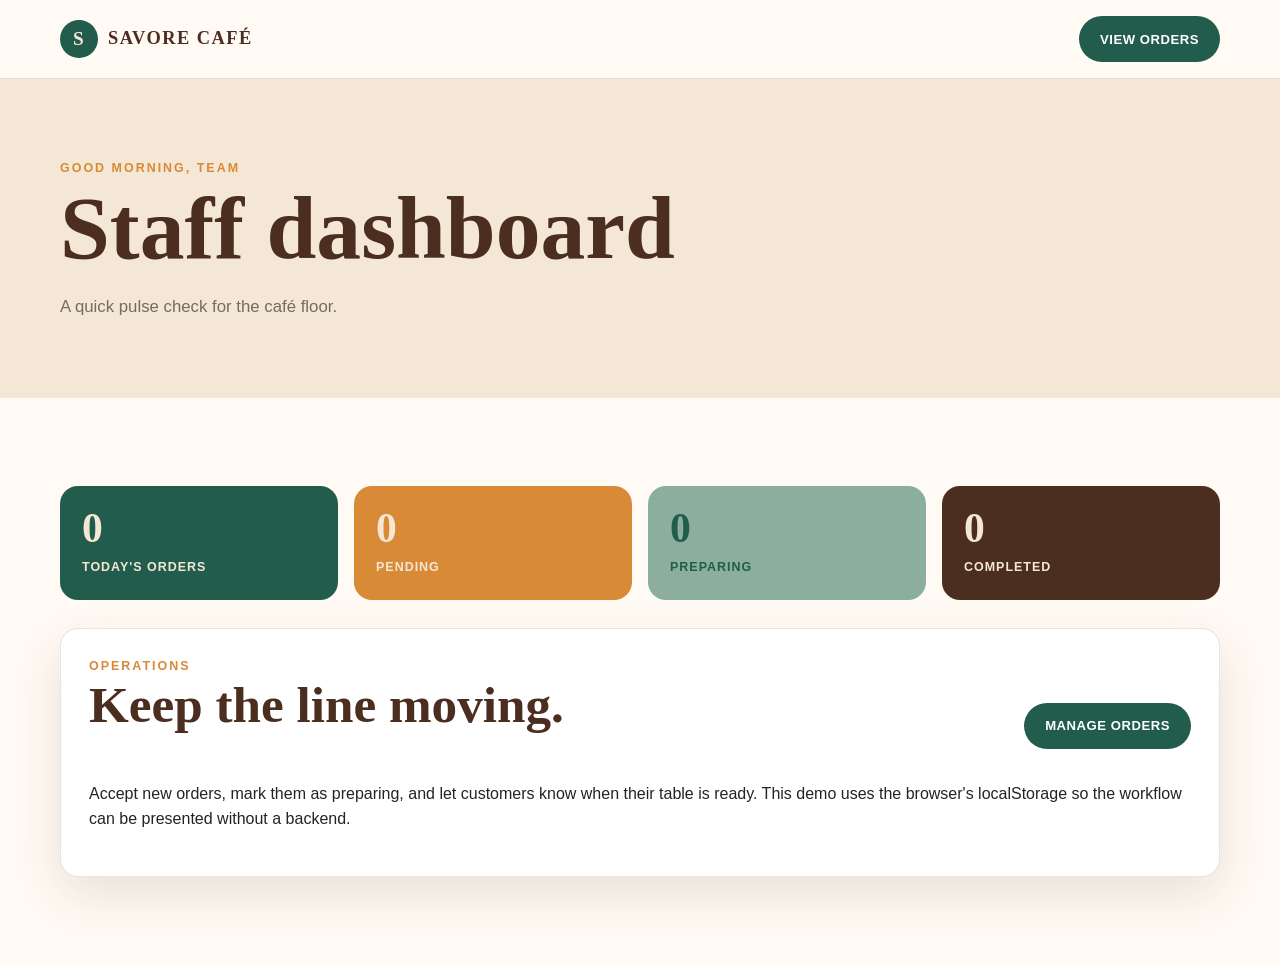
<file: staff/dashboard.html>
<!doctype html><html lang="en"><head><meta charset="UTF-8"><meta name="viewport" content="width=device-width, initial-scale=1.0"><title>Staff Dashboard | Savore Café</title><link rel="stylesheet" href="../assets/css/style.css"></head><body><header class="site-header"><div class="container navbar"><a class="brand" href="../index.html"><span class="brand-mark">S</span>SAVORE CAFÉ</a><a class="btn btn-green" href="orders.html">View orders</a></div></header><main><section class="page-hero"><div class="container"><div class="eyebrow">Good morning, team</div><h1>Staff dashboard</h1><p>A quick pulse check for the café floor.</p></div></section><section class="section"><div class="container"><div class="stat-grid"><div class="stat-card"><strong data-stat="all">0</strong><span>Today's orders</span></div><div class="stat-card"><strong data-stat="pending">0</strong><span>Pending</span></div><div class="stat-card"><strong data-stat="preparing">0</strong><span>Preparing</span></div><div class="stat-card"><strong data-stat="completed">0</strong><span>Completed</span></div></div><div class="dashboard-card"><div class="section-head"><div><div class="eyebrow">Operations</div><h2>Keep the line moving.</h2></div><a class="btn btn-green" href="orders.html">Manage orders</a></div><p>Accept new orders, mark them as preparing, and let customers know when their table is ready. This demo uses the browser's localStorage so the workflow can be presented without a backend.</p></div></div></section></main><script src="../assets/js/app.js"></script><script>document.addEventListener('DOMContentLoaded',()=>{const today=new Date().toDateString();const orders=Savore.getOrders().filter(order=>new Date(order.date).toDateString()===today);document.querySelector('[data-stat="all"]').textContent=orders.length;document.querySelector('[data-stat="pending"]').textContent=orders.filter(o=>o.status==='Pending').length;document.querySelector('[data-stat="preparing"]').textContent=orders.filter(o=>o.status==='Preparing').length;document.querySelector('[data-stat="completed"]').textContent=orders.filter(o=>o.status==='Completed').length;});</script></body></html>
</file>
<file: assets/css/style.css>
:root {
  --espresso: #4b2e20;
  --forest: #215c4c;
  --sage: #8bae9e;
  --cream: #f5e7d6;
  --paper: #fffaf3;
  --caramel: #d88a36;
  --ink: #27231f;
  --muted: #756b62;
  --line: rgba(75, 46, 32, .13);
  --shadow: 0 18px 48px rgba(75, 46, 32, .12);
  --radius: 18px;
}

* { box-sizing: border-box; }
html { scroll-behavior: smooth; }
body { margin: 0; color: var(--ink); background: var(--paper); font-family: "Trebuchet MS", "Segoe UI", sans-serif; line-height: 1.6; }
a { color: inherit; text-decoration: none; }
button, input, select, textarea { font: inherit; }
button { cursor: pointer; }
img { display: block; max-width: 100%; }
.container { width: min(1160px, calc(100% - 40px)); margin: 0 auto; }
.site-header { position: sticky; top: 0; z-index: 20; background: rgba(255,250,243,.94); backdrop-filter: blur(14px); border-bottom: 1px solid var(--line); }
.navbar { min-height: 78px; display: flex; align-items: center; justify-content: space-between; gap: 24px; }
.brand { display: inline-flex; align-items: center; gap: 10px; font-family: Georgia, serif; font-size: 1.15rem; font-weight: 700; letter-spacing: .08em; color: var(--espresso); }
.brand-mark { display: grid; place-items: center; width: 38px; height: 38px; border-radius: 50%; background: var(--forest); color: var(--cream); font-size: 1.2rem; }
.nav-links { display: flex; align-items: center; gap: 26px; color: var(--muted); font-size: .84rem; font-weight: 700; letter-spacing: .07em; text-transform: uppercase; }
.nav-links a:hover, .nav-links a.active { color: var(--forest); }
.cart-link { display: inline-flex; align-items: center; gap: 8px; padding: 10px 14px; border: 1px solid var(--line); border-radius: 999px; color: var(--forest); }
.cart-count { display: grid; place-items: center; min-width: 21px; height: 21px; padding: 0 5px; border-radius: 50%; background: var(--caramel); color: white; font-size: .72rem; }
.nav-auth { display: inline-flex; align-items: center; gap: 20px; }
.nav-user { color: var(--forest); font-size: .78rem; letter-spacing: .02em; text-transform: none; }
.nav-logout { padding: 0; border: 0; background: none; color: var(--muted); font-size: .84rem; font-weight: 700; letter-spacing: .07em; text-transform: uppercase; }
.nav-logout:hover { color: var(--forest); }
.menu-toggle { display: none; border: 0; background: none; color: var(--espresso); font-size: 1.45rem; }
main { overflow: hidden; }
.hero { min-height: 620px; display: grid; align-items: center; color: var(--cream); background: linear-gradient(90deg, rgba(33,92,76,.9), rgba(33,92,76,.45), rgba(75,46,32,.25)), url("https://images.unsplash.com/photo-1495474472287-4d71bcdd2085?auto=format&fit=crop&w=1800&q=85") center/cover; }
.hero-content { max-width: 650px; padding: 90px 0; }
.eyebrow { color: var(--caramel); font-size: .78rem; font-weight: 800; letter-spacing: .16em; text-transform: uppercase; }
h1, h2, h3 { margin: 0 0 16px; color: var(--espresso); font-family: Georgia, serif; line-height: 1.1; }
.hero h1 { max-width: 720px; color: var(--cream); font-size: clamp(3.5rem, 8vw, 7rem); letter-spacing: -.04em; }
.hero p { max-width: 560px; color: rgba(245,231,214,.84); font-size: 1.1rem; }
.hero-actions, .button-row { display: flex; flex-wrap: wrap; gap: 12px; margin-top: 28px; }
.btn { display: inline-flex; align-items: center; justify-content: center; gap: 8px; min-height: 46px; padding: 0 20px; border: 1px solid transparent; border-radius: 999px; font-size: .82rem; font-weight: 800; letter-spacing: .04em; text-transform: uppercase; transition: transform .2s, background .2s; }
.btn:hover { transform: translateY(-2px); }
.btn.is-disabled, .btn[aria-disabled="true"] { opacity: .5; cursor: not-allowed; transform: none; }
.btn-primary { background: var(--caramel); color: white; }
.btn-secondary { border-color: rgba(245,231,214,.65); color: var(--cream); }
.btn-green { background: var(--forest); color: white; }
.btn-light { background: var(--cream); color: var(--forest); }
.btn-danger { background: #9c4137; color: white; }
.section { padding: 88px 0; }
.section-head { display: flex; align-items: end; justify-content: space-between; gap: 20px; margin-bottom: 32px; }
.section-head h2 { font-size: clamp(2rem, 4vw, 3.5rem); }
.section-head p { max-width: 460px; margin: 0; color: var(--muted); }
.promise { background: var(--espresso); color: var(--cream); }
.promise-grid { display: grid; grid-template-columns: repeat(3, 1fr); gap: 1px; background: rgba(245,231,214,.2); }
.promise-item { padding: 30px; background: var(--espresso); }
.promise-item strong { display: block; margin-bottom: 8px; color: var(--caramel); font-family: Georgia, serif; font-size: 2rem; }
.promise-item span { color: rgba(245,231,214,.7); }
.product-grid { display: grid; grid-template-columns: repeat(4, 1fr); gap: 20px; }
.product-card { overflow: hidden; background: white; border: 1px solid var(--line); border-radius: var(--radius); box-shadow: 0 8px 20px rgba(75,46,32,.05); transition: transform .2s, box-shadow .2s; }.product-card:hover { transform: translateY(-5px); box-shadow: var(--shadow); }.product-card.sold-out { opacity: .65; }
.product-image { aspect-ratio: 1.15; width: 100%; object-fit: cover; }
.product-info { padding: 18px; }
.product-info h3 { margin-bottom: 6px; font-size: 1.25rem; }
.product-info p { min-height: 48px; margin: 0 0 14px; color: var(--muted); font-size: .9rem; }
.product-meta { display: flex; align-items: center; justify-content: space-between; gap: 10px; }
.price { color: var(--caramel); font-weight: 800; }
.add-btn { border: 0; border-radius: 50%; width: 38px; height: 38px; background: var(--forest); color: white; font-size: 1.25rem; }.add-product-btn { width: 100%; margin-top: 16px; }.add-product-btn:disabled { cursor: not-allowed; background: var(--muted); }
.page-hero { padding: 80px 0 60px; background: var(--cream); }
.page-hero h1 { font-size: clamp(2.8rem, 7vw, 5.8rem); }
.page-hero p { max-width: 620px; color: var(--muted); font-size: 1.05rem; }
.menu-tools { display: grid; gap: 20px; margin-bottom: 12px; }.search-box { display: flex; align-items: center; gap: 10px; width: min(100%, 620px); padding: 0 16px; border: 1px solid var(--line); border-radius: 12px; background: white; color: var(--forest); box-shadow: 0 8px 20px rgba(75,46,32,.05); }.search-box span { font-size: 1.6rem; }.search-box input { width: 100%; padding: 15px 0; border: 0; outline: 0; background: transparent; color: var(--ink); }.filter-bar { display: flex; flex-wrap: wrap; gap: 10px; margin-bottom: 12px; }
.filter-btn { padding: 10px 16px; border: 1px solid var(--line); border-radius: 999px; background: transparent; color: var(--muted); font-weight: 700; }
.filter-btn.active, .filter-btn:hover { border-color: var(--forest); background: var(--forest); color: white; }
.availability { color: var(--forest); font-size: .76rem; font-weight: 800; text-transform: uppercase; }
.availability.off { color: #a04b3f; }
.menu-result { min-height: 24px; margin: 10px 0 20px; color: var(--muted); font-size: .82rem; font-weight: 800; letter-spacing: .04em; text-transform: uppercase; }
.split { display: grid; grid-template-columns: 1fr 1fr; gap: 60px; align-items: center; }
.about-image { min-height: 480px; border-radius: 28px; background: url("https://images.unsplash.com/photo-1554118811-1e0d58224f24?auto=format&fit=crop&w=1000&q=85") center/cover; }
.list-check { display: grid; gap: 14px; padding: 0; list-style: none; }
.list-check li::before { content: "✓"; display: inline-grid; place-items: center; width: 24px; height: 24px; margin-right: 10px; border-radius: 50%; background: var(--sage); color: var(--forest); font-weight: 800; }
.form-card, .summary-card, .dashboard-card { padding: 28px; background: white; border: 1px solid var(--line); border-radius: var(--radius); box-shadow: var(--shadow); }
.checkout-grid { display: grid; grid-template-columns: 1.3fr .7fr; gap: 28px; align-items: start; }
.form-grid { display: grid; grid-template-columns: 1fr 1fr; gap: 16px; }
.field { display: grid; gap: 7px; margin-bottom: 16px; }
.field.full { grid-column: 1 / -1; }
.field label { color: var(--espresso); font-size: .82rem; font-weight: 800; letter-spacing: .04em; text-transform: uppercase; }
.field input, .field select, .field textarea { width: 100%; padding: 13px 14px; border: 1px solid var(--line); border-radius: 10px; background: var(--paper); color: var(--ink); outline-color: var(--sage); }
.field textarea { min-height: 110px; resize: vertical; }
.radio-row { display: flex; flex-wrap: wrap; gap: 10px; }
.radio-option { flex: 1; min-width: 120px; padding: 12px; border: 1px solid var(--line); border-radius: 10px; }
.radio-option input { accent-color: var(--forest); }
.summary-list { display: grid; gap: 12px; margin: 0 0 22px; padding: 0; list-style: none; }
.summary-item { display: flex; justify-content: space-between; gap: 12px; padding-bottom: 12px; border-bottom: 1px solid var(--line); font-size: .92rem; }
.total-row { display: flex; justify-content: space-between; margin: 12px 0; font-weight: 800; }
.total-row.final { margin-top: 20px; color: var(--forest); font-size: 1.2rem; }
.empty-state { padding: 60px 20px; text-align: center; border: 1px dashed var(--line); border-radius: var(--radius); color: var(--muted); }
.cart-layout { display: grid; grid-template-columns: 1.4fr .6fr; gap: 28px; align-items: start; }
.cart-item { display: grid; grid-template-columns: 82px 1fr auto; gap: 16px; align-items: center; padding: 16px 0; border-bottom: 1px solid var(--line); }
.cart-item img { width: 82px; height: 70px; border-radius: 10px; object-fit: cover; }
.cart-item h3 { margin: 0; font-size: 1.05rem; }
.quantity { display: inline-flex; align-items: center; gap: 10px; margin-top: 6px; }
.quantity button { width: 26px; height: 26px; border: 1px solid var(--line); border-radius: 50%; background: transparent; }
.remove-btn { border: 0; background: none; color: #a04b3f; font-size: .8rem; font-weight: 700; }
.auth-shell { min-height: calc(100vh - 78px); display: grid; place-items: center; padding: 60px 0; background: linear-gradient(135deg, var(--cream), #fffaf3); }
.auth-card { width: min(500px, 100%); }
.demo-note { margin-top: 16px; padding: 14px; border-left: 3px solid var(--caramel); background: rgba(216,138,54,.1); color: var(--muted); font-size: .9rem; }
.alert { display: none; margin-bottom: 18px; padding: 14px 16px; border-radius: 10px; background: rgba(33,92,76,.1); color: var(--forest); }
.alert.show { display: block; }
.alert.error { background: rgba(160,75,63,.12); color: #a04b3f; }
.auth-note { margin: 0 0 18px; padding: 12px 14px; border-left: 3px solid var(--sage); background: rgba(139,174,158,.14); color: var(--forest); font-size: .88rem; }
.auth-switch { margin: 18px 0 0; color: var(--muted); font-size: .92rem; text-align: center; }
.auth-switch a { color: var(--forest); font-weight: 800; }
.tracking { display: grid; grid-template-columns: 1fr .8fr; gap: 28px; }
.status-track { display: grid; grid-template-columns: repeat(4, 1fr); gap: 8px; margin: 35px 0; }
.status-step { position: relative; padding-top: 48px; text-align: center; color: var(--muted); font-size: .82rem; font-weight: 800; }
.status-step::before { content: ""; position: absolute; top: 0; left: 50%; width: 30px; height: 30px; transform: translateX(-50%); border: 3px solid var(--sage); border-radius: 50%; background: white; }
.status-step:not(:last-child)::after { content: ""; position: absolute; top: 13px; left: calc(50% + 15px); width: calc(100% - 30px); height: 3px; background: var(--sage); }
.status-step.done, .status-step.current { color: var(--forest); }
.status-step.done::before, .status-step.current::before { border-color: var(--forest); background: var(--forest); box-shadow: inset 0 0 0 7px white; }
.status-step.done:not(:last-child)::after { background: var(--forest); }
.stat-grid { display: grid; grid-template-columns: repeat(4, 1fr); gap: 16px; margin-bottom: 28px; }
.stat-card { padding: 22px; border-radius: var(--radius); background: var(--forest); color: var(--cream); }
.stat-card:nth-child(2) { background: var(--caramel); }.stat-card:nth-child(3) { background: var(--sage); color: var(--forest); }.stat-card:nth-child(4) { background: var(--espresso); }
.stat-card strong { display: block; font-family: Georgia, serif; font-size: 2.6rem; line-height: 1; }.stat-card span { display: block; margin-top: 8px; font-size: .78rem; font-weight: 800; letter-spacing: .08em; text-transform: uppercase; }
.table-wrap { overflow-x: auto; background: white; border: 1px solid var(--line); border-radius: var(--radius); box-shadow: var(--shadow); }
table { width: 100%; min-width: 700px; border-collapse: collapse; } th, td { padding: 16px 18px; border-bottom: 1px solid var(--line); text-align: left; vertical-align: top; } th { color: var(--muted); background: var(--cream); font-size: .72rem; letter-spacing: .08em; text-transform: uppercase; } td { font-size: .9rem; } tr:last-child td { border-bottom: 0; }
.status-pill { display: inline-block; padding: 5px 9px; border-radius: 999px; background: rgba(33,92,76,.1); color: var(--forest); font-size: .72rem; font-weight: 800; text-transform: uppercase; }.status-pill.pending { background: rgba(216,138,54,.16); color: #9b5b14; }.status-pill.completed { background: rgba(33,92,76,.15); }
.admin-layout { display: grid; grid-template-columns: 220px 1fr; min-height: calc(100vh - 78px); }.side-nav { padding: 28px 18px; background: var(--espresso); color: var(--cream); }.side-nav h2 { color: var(--cream); font-size: 1.3rem; }.side-nav a { display: block; padding: 11px 12px; border-radius: 8px; color: rgba(245,231,214,.72); font-size: .84rem; }.side-nav a:hover, .side-nav a.active { background: var(--forest); color: white; }.admin-main { padding: 48px min(5vw, 60px); }.toolbar { display: flex; justify-content: space-between; align-items: center; gap: 16px; margin-bottom: 24px; }.toolbar h1 { margin: 0; font-size: 2.6rem; }.modal { position: fixed; inset: 0; z-index: 50; display: none; place-items: center; padding: 20px; background: rgba(39,35,31,.5); }.modal.open { display: grid; }.modal-content { width: min(560px, 100%); max-height: 90vh; overflow: auto; background: var(--paper); border-radius: var(--radius); padding: 28px; }
.site-footer { padding: 35px 0; background: var(--espresso); color: rgba(245,231,214,.7); }.footer-inner { display: flex; justify-content: space-between; gap: 20px; }.footer-inner strong { color: var(--cream); font-family: Georgia, serif; }
@media (max-width: 900px) { .product-grid { grid-template-columns: repeat(2, 1fr); }.checkout-grid, .cart-layout, .tracking, .split { grid-template-columns: 1fr; }.admin-layout { grid-template-columns: 1fr; }.side-nav { padding: 12px 20px; }.side-nav nav { display: flex; gap: 6px; overflow-x: auto; }.side-nav h2 { display: none; }.stat-grid { grid-template-columns: repeat(2, 1fr); }.nav-links { gap: 16px; font-size: .74rem; }.nav-auth { gap: 12px; } }
@media (max-width: 680px) { .container { width: min(100% - 28px, 1160px); }.navbar { min-height: 68px; }.menu-toggle { display: block; }.nav-links { position: absolute; top: 68px; left: 0; right: 0; display: none; padding: 16px 20px 22px; flex-direction: column; align-items: stretch; gap: 4px; background: var(--paper); border-bottom: 1px solid var(--line); }.nav-links.open { display: flex; }.nav-links a { padding: 11px 0; }.hero { min-height: 560px; }.hero h1 { font-size: 3.7rem; }.section { padding: 60px 0; }.section-head, .toolbar, .footer-inner { align-items: start; flex-direction: column; }.promise-grid, .product-grid, .form-grid, .stat-grid { grid-template-columns: 1fr; }.product-info p { min-height: auto; }.page-hero { padding: 55px 0 42px; }.filter-bar { flex-wrap: nowrap; overflow-x: auto; padding-bottom: 5px; }.filter-btn { flex: 0 0 auto; }.cart-item { grid-template-columns: 62px 1fr; }.cart-item > strong, .cart-item > .remove-btn { grid-column: 2; }.cart-item img { width: 62px; height: 62px; grid-row: span 2; }.status-track { grid-template-columns: 1fr 1fr; gap: 22px 8px; }.status-step:not(:last-child)::after { display: none; }.about-image { min-height: 330px; }.nav-auth { flex-direction: column; align-items: stretch; gap: 0; } }
</file>
